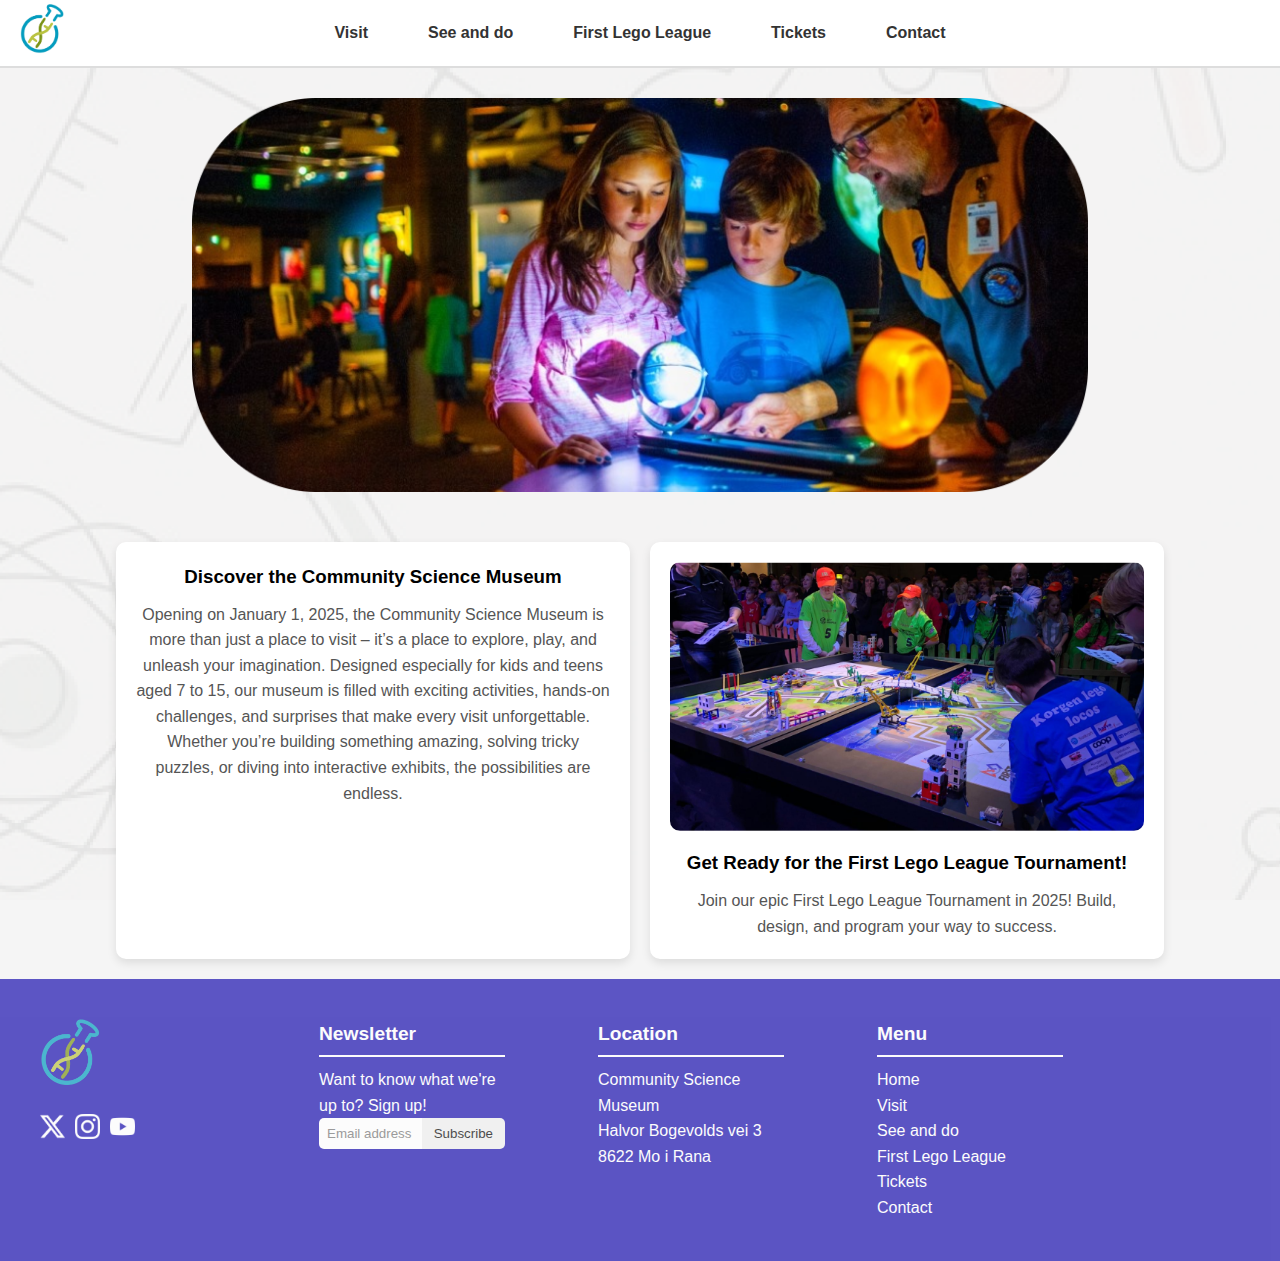
<file: index.html>
<!DOCTYPE html>
<html lang="en">

<head>
    <meta charset="UTF-8">
    <meta name="viewport" content="width=device-width, initial-scale=1.0">
    <meta name="description"
        content="Discover the Community Science Museum – a fun, interactive destination for kids and teens.
         Explore hands-on exhibits, exciting challenges, and special events like the First Lego League. Opening January 1, 2025!">
    <title>Community Science Museum - Home</title>
    <link rel="stylesheet" href="/css/static/reset.css">
    <link rel="stylesheet" href="/css/static/global.css">
    <link rel="stylesheet" href="/css/index.css">
    <link rel="stylesheet" href="/css/static/header.css">
    <link rel="stylesheet" href="/css/static/footer.css">
    <link rel="shortcut icon" href="/assets/images/favicon.png" type="image/x-icon">
</head>

<body>
    <header>
        <div class="logo">
            <a href="index.html"><img src="/assets/images/logo.png" alt="Logo" style="height: 50px;"></a>
        </div>
        <nav>
            <ul>
                <li><a href="/html/visit.html">Visit</a></li>
                <li><a href="/html/see-and-do.html">See and do</a></li>
                <li><a href="/html/first-lego-league.html">First Lego League</a></li>
                <li><a href="/html/tickets.html">Tickets</a></li>
                <li><a href="/html/contact.html">Contact</a></li>
            </ul>
        </nav>
    </header>

    <main class="main-background">
        <div class="family-image">
            <img src="/assets/images/kidsmuseum.png" alt="Museum Family Image">
        </div>

        <div class="content-wrapper">
            <div class="content-box">
                <h3>Discover the Community Science Museum</h3>
                <p>Opening on January 1, 2025, the Community Science Museum is more than just a place to visit – it’s a place to explore, play, and unleash your imagination. 
                    Designed especially for kids and teens aged 7 to 15, our museum is filled with exciting activities, hands-on challenges, and surprises that make every visit unforgettable. 
                    Whether you’re building something amazing, solving tricky puzzles, or diving into interactive exhibits, the possibilities are endless.</p>
            </div>
            <a href="/html/first-lego-league.html" class="content-box activity-link">
                <img src="/assets/images/legoleague.png" alt="First Lego League">
                <h3>Get Ready for the First Lego League Tournament!</h3>
                <p>Join our epic First Lego League Tournament in 2025! Build, design, and program your way to success.</p>
            </a>
        </div>

    </main>
    <footer>
        <div class="socials">
            <a href="index.html">
                <img src="/assets/images/logo.png" alt="Community Science Museum Logo" class="footer-logo-img">
            </a>
            <div class="footer-socials">
                <a href="https://x.com" target="_blank" aria-label="X (Twitter)">
                    <img src="/assets/images/x.png" alt="X">
                </a>
                <a href="https://instagram.com" target="_blank" aria-label="Instagram">
                    <img src="/assets/images/instagram.png" alt="Instagram">
                </a>
                <a href="https://youtube.com" target="_blank" aria-label="YouTube">
                    <img src="/assets/images/youtube.png" alt="YouTube">
                </a>
            </div>
        </div>        
        <div class="newsletter">
            <h4>Newsletter</h4>
            <p>Want to know what we're up to? Sign up!</p>
            <form class="footer-newsletter">
                <input type="email" placeholder="Email address">
                <button type="submit">Subscribe</button>
            </form>
        </div>
        <div>
            <h4>Location</h4>
            <p>Community Science Museum<br>Halvor Bogevolds vei 3<br>8622 Mo i Rana</p>
        </div>
        <div class="footer-list">
            <h4>Menu</h4>
            <ul>
                <li><a href="index.html">Home</a></li>
                <li><a href="/html/visit.html">Visit</a></li>
                <li><a href="/html/see-and-do.html">See and do</a></li>
                <li><a href="/html/first-lego-league.html">First Lego League</a></li>
                <li><a href="/html/tickets.html">Tickets</a></li>
                <li><a href="/html/contact.html">Contact</a></li>
            </ul>
        </div>
    </footer>
</body>

</html>
</file>
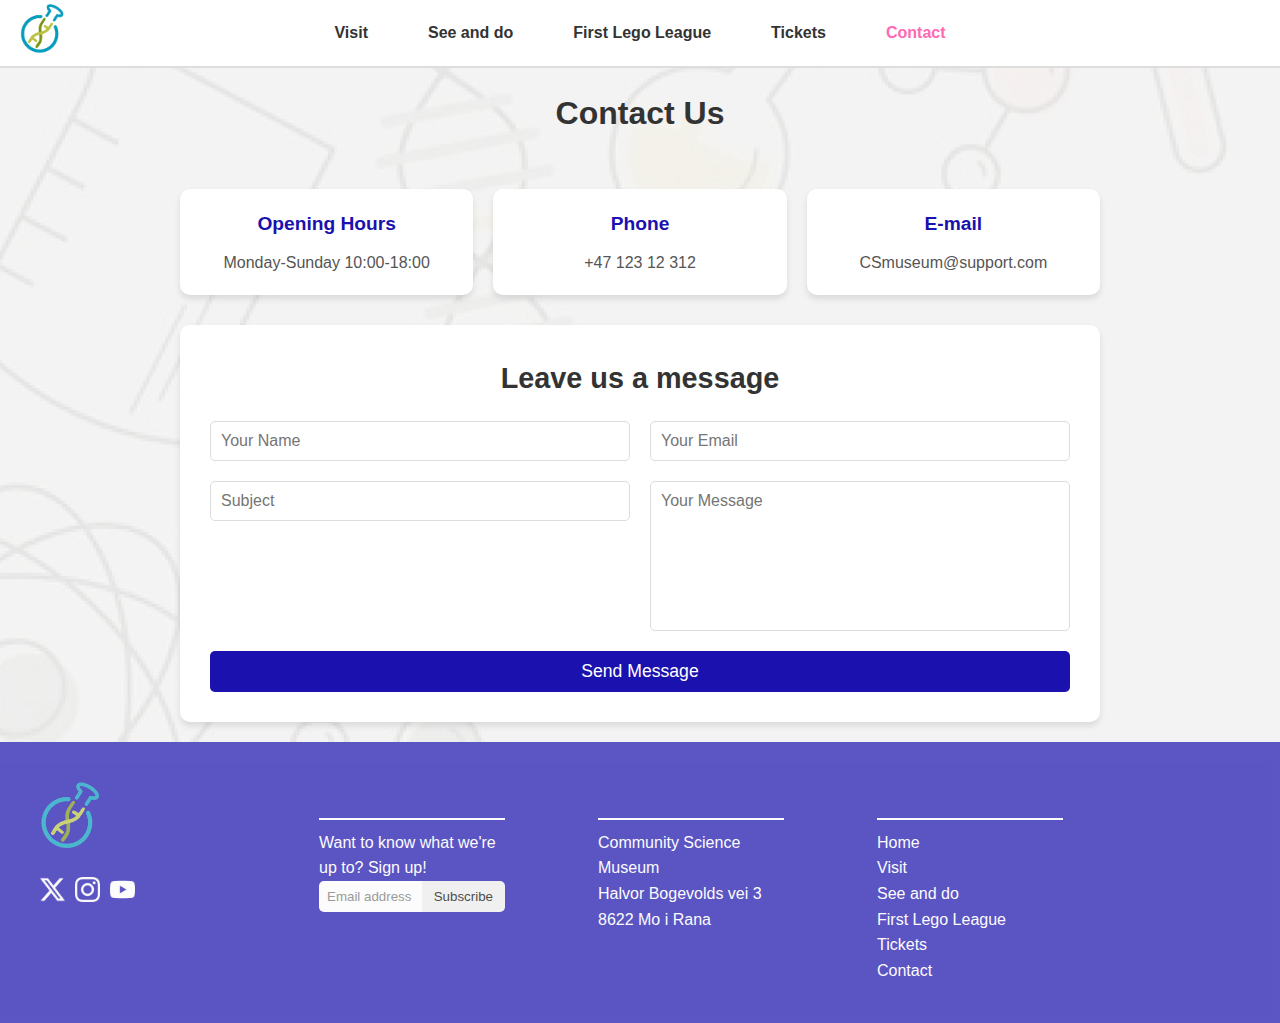
<file: html/contact.html>
<!DOCTYPE html>
<html lang="en">

<head>
    <meta charset="UTF-8">
    <meta name="viewport" content="width=device-width, initial-scale=1.0">
    <meta name="description"
        content="Have questions? Get in touch with the Community Science Museum! Find our contact information, location details, and how to reach us. We’re here to help!">
    <title>Community Science Museum - Contact</title>
    <link rel="stylesheet" href="/css/static/reset.css">
    <link rel="stylesheet" href="/css/static/global.css">
    <link rel="stylesheet" href="/css/static/header.css">
    <link rel="stylesheet" href="/css/static/footer.css">
    <link rel="stylesheet" href="/css/contact.css">
    <link rel="shortcut icon" href="../assets/images/favicon.png" type="image/x-icon">
</head>

<body>
    <header>
        <div class="logo">
            <a href="../index.html"><img src="/assets/images/logo.png" alt="Logo" style="height: 50px;"></a>
        </div>
        <nav>
            <ul>
                <li><a href="/html/visit.html">Visit</a></li>
                <li><a href="/html/see-and-do.html">See and do</a></li>
                <li><a href="/html/first-lego-league.html">First Lego League</a></li>
                <li><a href="/html/tickets.html">Tickets</a></li>
                <li><a href="/html/contact.html" class="current-page">Contact</a></li>
            </ul>
        </nav>
    </header>

    <main class="main-background">
        <div class="container">
            <h2>Contact Us</h2>

            <section class="info">
                <div class="opening-hours">
                    <h4>Opening Hours</h4>
                    <p>Monday-Sunday 10:00-18:00</p>
                </div>
                <div class="phone">
                    <h4>Phone</h4>
                    <p><a href="tel:+4712312312">+47 123 12 312</a></p>
                </div>
                <div class="e-mail">
                    <h4>E-mail</h4>
                    <p><a href="mailto:CSmuseum@support.com">CSmuseum@support.com</a></p>
                </div>
            </section>

            <section class="form">
                <h3>Leave us a message</h3>
                <form class="two-column-form">
                    <div class="form-group">
                        <input type="text" id="name" placeholder="Your Name" required>
                    </div>
                    <div class="form-group">
                        <input type="email" id="email" placeholder="Your Email" required>
                    </div>
                    <div class="form-group">
                        <input type="text" id="subject" placeholder="Subject" required>
                    </div>
                    <div class="form-group">
                        <textarea id="message" placeholder="Your Message" required></textarea>
                    </div>
                    <button type="submit" class="submit-button">Send Message</button>
                </form>
            </section>
        </div>
    </main>

    <footer>
        <div class="socials">
            <a href="../index.html">
                <img src="/assets/images/logo.png" alt="Community Science Museum Logo" class="footer-logo-img">
            </a>
            <div class="footer-socials">
                <a href="https://x.com" target="_blank" aria-label="X (Twitter)">
                    <img src="/assets/images/x.png" alt="X">
                </a>
                <a href="https://instagram.com" target="_blank" aria-label="Instagram">
                    <img src="/assets/images/instagram.png" alt="Instagram">
                </a>
                <a href="https://youtube.com" target="_blank" aria-label="YouTube">
                    <img src="/assets/images/youtube.png" alt="YouTube">
                </a>
            </div>
        </div>        
        <div class="newsletter">
            <h4>Newsletter</h4>
            <p>Want to know what we're up to? Sign up!</p>
            <form class="footer-newsletter">
                <input type="email" placeholder="Email address">
                <button type="submit">Subscribe</button>
            </form>
        </div>
        <div>
            <h4>Location</h4>
            <p>Community Science Museum<br>Halvor Bogevolds vei 3<br>8622 Mo i Rana</p>
        </div>
        <div class="footer-list">
            <h4>Menu</h4>
            <ul>
                <li><a href="../index.html">Home</a></li>
                <li><a href="/html/visit.html">Visit</a></li>
                <li><a href="/html/see-and-do.html">See and do</a></li>
                <li><a href="/html/first-lego-league.html">First Lego League</a></li>
                <li><a href="/html/tickets.html">Tickets</a></li>
                <li><a href="/html/contact.html">Contact</a></li>
            </ul>
        </div>
    </footer>
</body>

</html>
</file>
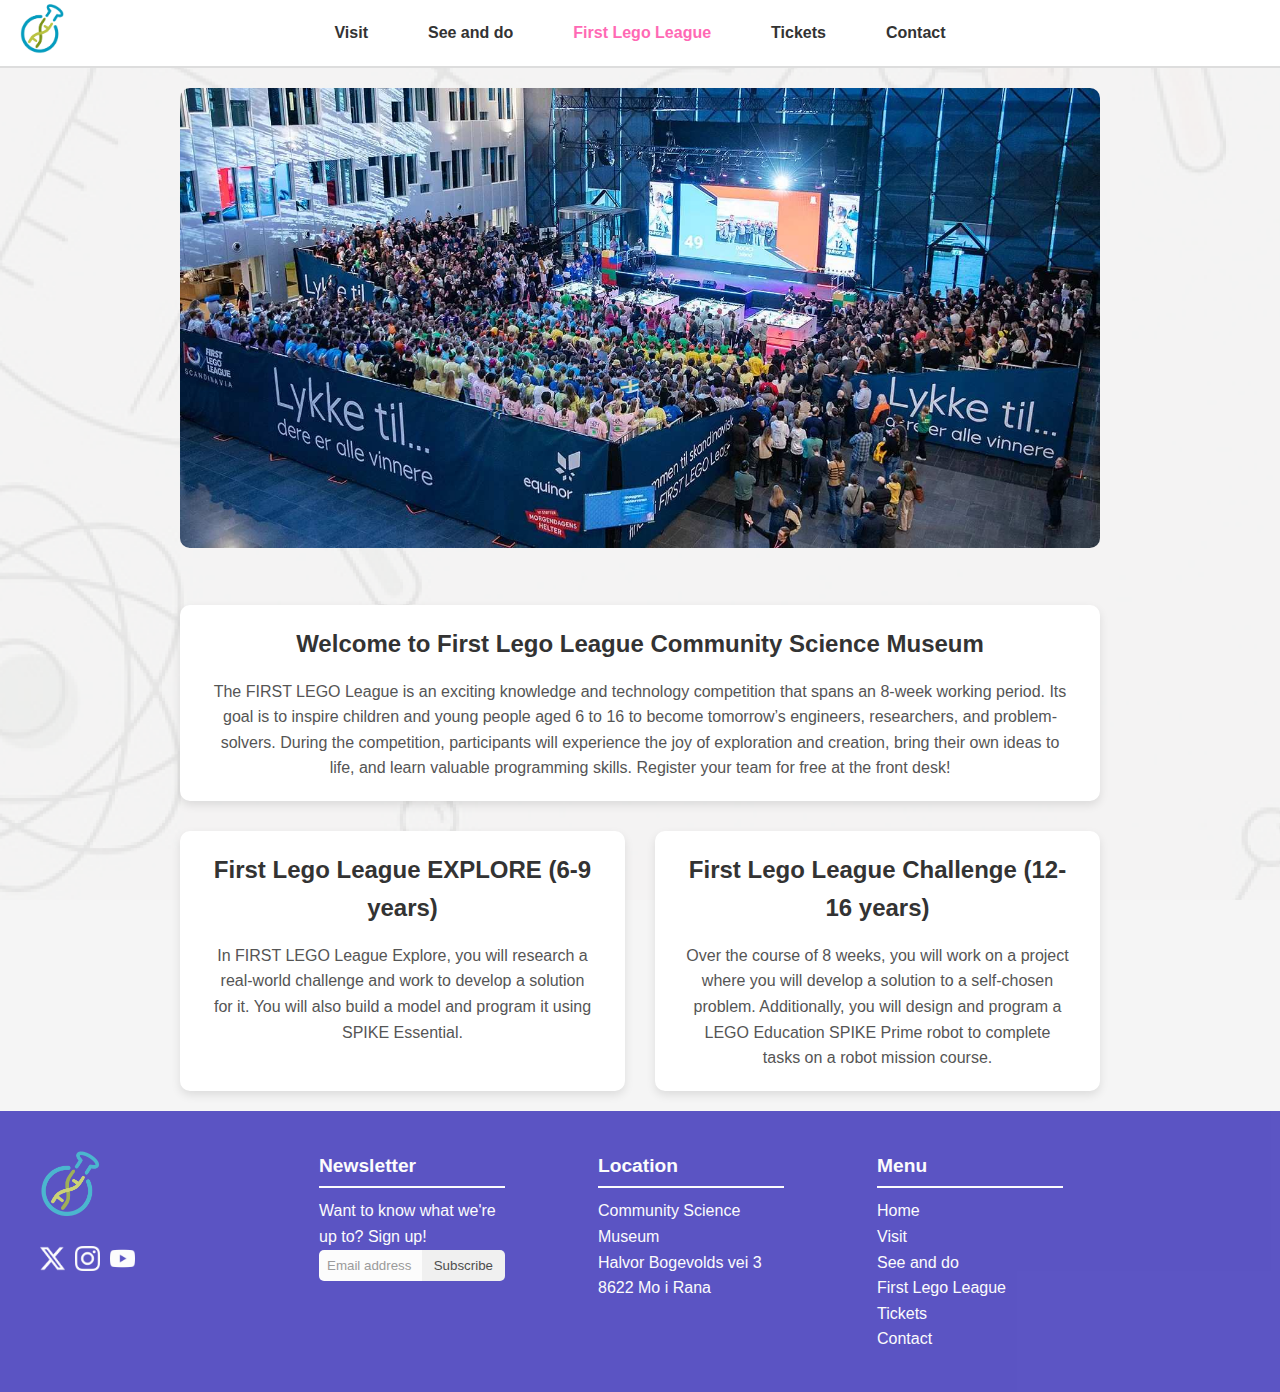
<file: html/first-lego-league.html>
<!DOCTYPE html>
<html lang="en">

<head>
    <meta charset="UTF-8">
    <meta name="viewport" content="width=device-width, initial-scale=1.0">
    <meta name="description"
        content="Join the excitement of First Lego League at the Community Science Museum! For ages 6-16, explore robotics, innovation, and teamwork with challenges that inspire creativity and problem-solving. Sign up today!">
    <title>Community Science Museum - First Lego League</title>
    <link rel="stylesheet" href="/css/static/reset.css">
    <link rel="stylesheet" href="/css/static/global.css">
    <link rel="stylesheet" href="/css/static/header.css">
    <link rel="stylesheet" href="/css/static/footer.css">
    <link rel="stylesheet" href="/css/first-lego-league.css">
    <link rel="shortcut icon" href="../assets/images/favicon.png" type="image/x-icon">
</head>

<body>
    <header>
        <div class="logo">
            <a href="../index.html"><img src="/assets/images/logo.png" alt="Logo" style="height: 50px;"></a>
        </div>
        <nav>
            <ul>
                <li><a href="/html/visit.html">Visit</a></li>
                <li><a href="/html/see-and-do.html">See and do</a></li>
                <li><a href="/html/first-lego-league.html" class="current-page">First Lego League</a></li>
                <li><a href="/html/tickets.html">Tickets</a></li>
                <li><a href="/html/contact.html">Contact</a></li>
            </ul>
        </nav>
    </header>

    <main class="main-background">
        <div class="container">
            <div class="main-image">
                <img src="/assets/images/firstlegoleague.jpeg" alt="First Lego League Photo">
            </div>
    
            <div class="content-box">
                <h3>Welcome to First Lego League Community Science Museum</h3>
                <p>The FIRST LEGO League is an exciting knowledge and technology competition that spans an 8-week working period.
                    Its goal is to inspire children and young people aged 6 to 16 to become tomorrow’s engineers, researchers, and problem-solvers.
                    During the competition, participants will experience the joy of exploration and creation, bring their own ideas to life, and learn valuable programming skills.
                    Register your team for free at the front desk!</p>
            </div>
    
            <div class="grid-layout">
                <div class="content-box">
                    <h3>First Lego League EXPLORE (6-9 years)</h3>
                    <p>In FIRST LEGO League Explore, you will research a real-world challenge and work to develop a solution for it.
                        You will also build a model and program it using SPIKE Essential.</p>
                </div>
                <div class="content-box">
                    <h3>First Lego League Challenge (12-16 years)</h3>
                    <p>Over the course of 8 weeks, you will work on a project where you will develop a solution to a self-chosen problem.
                        Additionally, you will design and program a LEGO Education SPIKE Prime robot to complete tasks on a robot mission course.</p>
                </div>
            </div>
        </div>
    </main>

    <footer>
        <div class="socials">
            <a href="../index.html">
                <img src="/assets/images/logo.png" alt="Community Science Museum Logo" class="footer-logo-img">
            </a>
            <div class="footer-socials">
                <a href="https://x.com" target="_blank" aria-label="X (Twitter)">
                    <img src="/assets/images/x.png" alt="X">
                </a>
                <a href="https://instagram.com" target="_blank" aria-label="Instagram">
                    <img src="/assets/images/instagram.png" alt="Instagram">
                </a>
                <a href="https://youtube.com" target="_blank" aria-label="YouTube">
                    <img src="/assets/images/youtube.png" alt="YouTube">
                </a>
            </div>
        </div>        
        <div class="newsletter">
            <h4>Newsletter</h4>
            <p>Want to know what we're up to? Sign up!</p>
            <form class="footer-newsletter">
                <input type="email" placeholder="Email address">
                <button type="submit">Subscribe</button>
            </form>
        </div>
        <div>
            <h4>Location</h4>
            <p>Community Science Museum<br>Halvor Bogevolds vei 3<br>8622 Mo i Rana</p>
        </div>
        <div class="footer-list">
            <h4>Menu</h4>
            <ul>
                <li><a href="../index.html">Home</a></li>
                <li><a href="/html/visit.html">Visit</a></li>
                <li><a href="/html/see-and-do.html">See and do</a></li>
                <li><a href="/html/first-lego-league.html">First Lego League</a></li>
                <li><a href="/html/tickets.html">Tickets</a></li>
                <li><a href="/html/contact.html">Contact</a></li>
            </ul>
        </div>
    </footer>
</body>

</html>
</file>
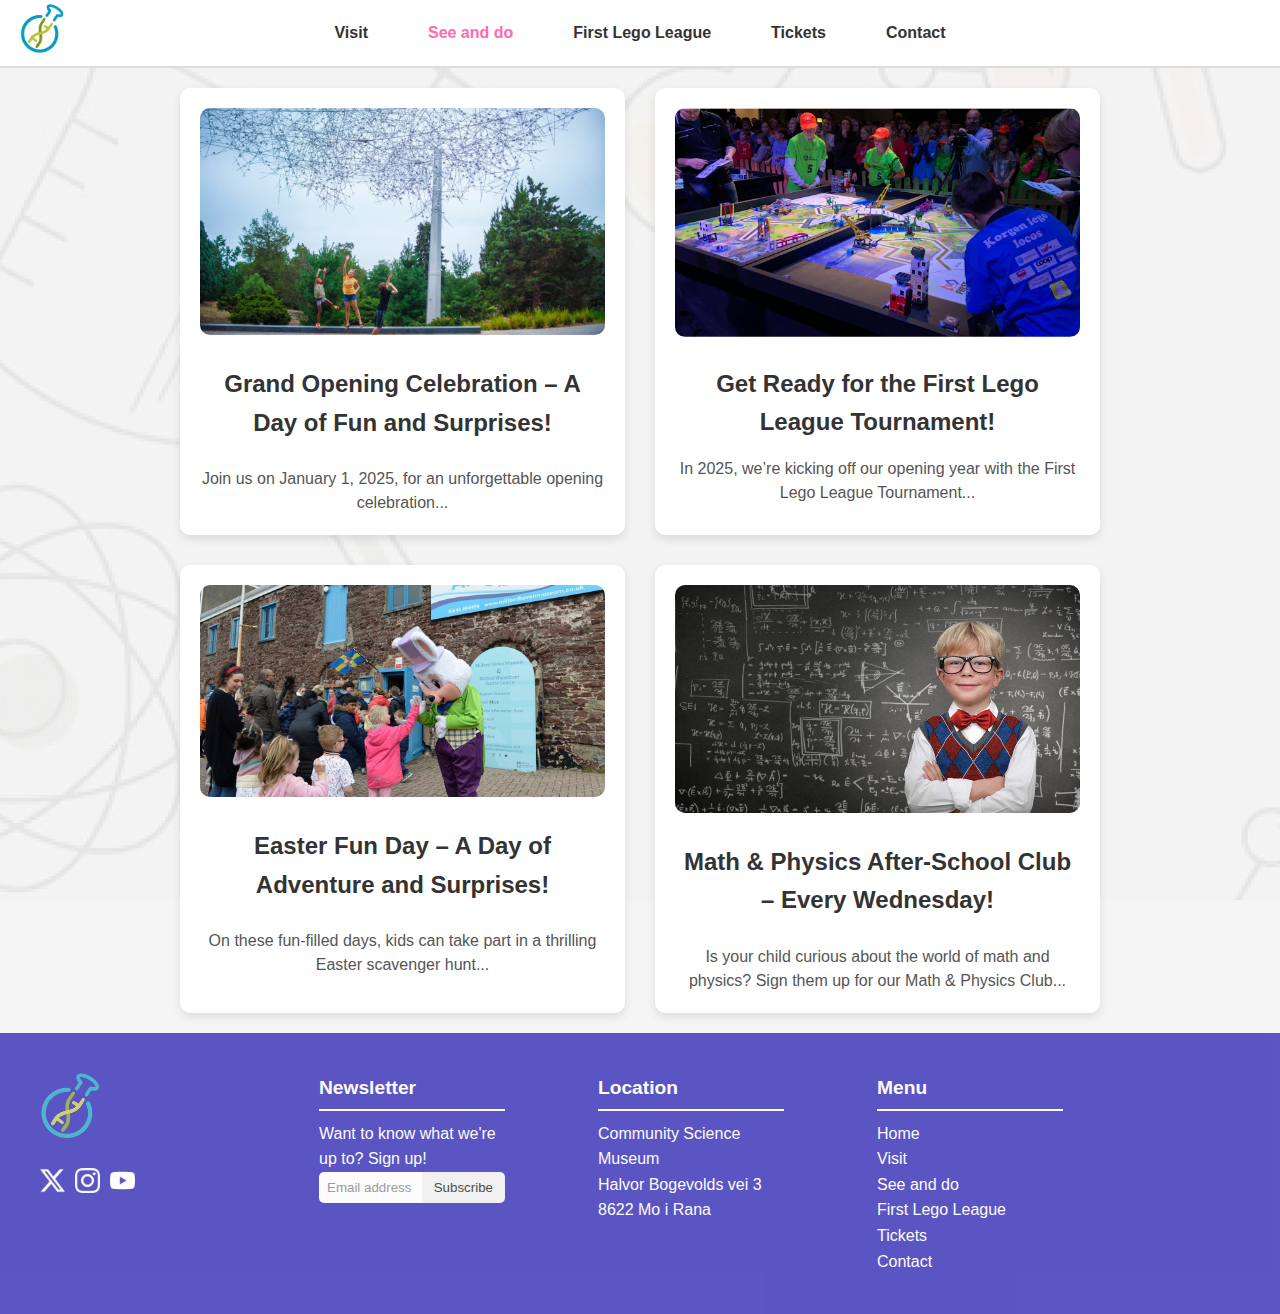
<file: html/see-and-do.html>
<!DOCTYPE html>
<html lang="en">

<head>
    <meta charset="UTF-8">
    <meta name="viewport" content="width=device-width, initial-scale=1.0">
    <meta name="description"
        content="Explore the exciting activities at the Community Science Museum! From hands-on exhibits to interactive experiments and special events, there’s something for everyone.
         Discover, create, and have fun!">
    <title>Community Science Museum - See and do</title>
    <link rel="stylesheet" href="/css/static/reset.css">
    <link rel="stylesheet" href="/css/static/global.css">
    <link rel="stylesheet" href="/css/static/header.css">
    <link rel="stylesheet" href="/css/static/footer.css">
    <link rel="stylesheet" href="/css/see-and-do.css">
    <link rel="shortcut icon" href="../assets/images/favicon.png" type="image/x-icon">
</head>

<body>
    <header>
        <div class="logo">
            <a href="../index.html"><img src="/assets/images/logo.png" alt="Logo" style="height: 50px;"></a>
        </div>
        <nav>
            <ul>
                <li><a href="/html/visit.html">Visit</a></li>
                <li><a href="/html/see-and-do.html" class="current-page">See and do</a></li>
                <li><a href="/html/first-lego-league.html">First Lego League</a></li>
                <li><a href="/html/tickets.html">Tickets</a></li>
                <li><a href="/html/contact.html">Contact</a></li>
            </ul>
        </nav>
    </header>

    <main class="main-background">
        <div class="container">
            <div class="grand-opening-box">
                <img src="../assets/images/grandopening.png" alt="Grand Opening Celebration">
                <h3>Grand Opening Celebration – A Day of Fun and Surprises!</h3>
                <p>Join us on January 1, 2025, for an unforgettable opening celebration...</p>
            </div>
    
            <div class="legoleague">
                <a href="first-lego-league.html" class="activity-link">
                    <img src="../assets/images/legoleague.png" alt="First Lego League">
                    <h3>Get Ready for the First Lego League Tournament!</h3>
                    <p>In 2025, we’re kicking off our opening year with the First Lego League Tournament...</p>
                </a>
            </div>
    
            <div class="easter-opening">
                <img src="../assets/images/easter.jpeg" alt="Easter Fun Day">
                <h3>Easter Fun Day – A Day of Adventure and Surprises!</h3>
                <p>On these fun-filled days, kids can take part in a thrilling Easter scavenger hunt...</p>
            </div>
    
            <div class="school">
                <img src="../assets/images/schoolkid.jpeg" alt="Math & Physics After-School Club">
                <h3>Math & Physics After-School Club – Every Wednesday!</h3>
                <p>Is your child curious about the world of math and physics? Sign them up for our Math & Physics Club...</p>
            </div>
        </div>
    </main>
    

    <footer>
        <div class="socials">
            <a href="../index.html">
                <img src="/assets/images/logo.png" alt="Community Science Museum Logo" class="footer-logo-img">
            </a>
            <div class="footer-socials">
                <a href="https://x.com" target="_blank" aria-label="X (Twitter)">
                    <img src="/assets/images/x.png" alt="X">
                </a>
                <a href="https://instagram.com" target="_blank" aria-label="Instagram">
                    <img src="/assets/images/instagram.png" alt="Instagram">
                </a>
                <a href="https://youtube.com" target="_blank" aria-label="YouTube">
                    <img src="/assets/images/youtube.png" alt="YouTube">
                </a>
            </div>
        </div>        
        <div class="newsletter">
            <h4>Newsletter</h4>
            <p>Want to know what we're up to? Sign up!</p>
            <form class="footer-newsletter">
                <input type="email" placeholder="Email address">
                <button type="submit">Subscribe</button>
            </form>
        </div>
        <div>
            <h4>Location</h4>
            <p>Community Science Museum<br>Halvor Bogevolds vei 3<br>8622 Mo i Rana</p>
        </div>
        <div class="footer-list">
            <h4>Menu</h4>
            <ul>
                <li><a href="../index.html">Home</a></li>
                <li><a href="/html/visit.html">Visit</a></li>
                <li><a href="/html/see-and-do.html">See and do</a></li>
                <li><a href="/html/first-lego-league.html">First Lego League</a></li>
                <li><a href="/html/tickets.html">Tickets</a></li>
                <li><a href="/html/contact.html">Contact</a></li>
            </ul>
        </div>
    </footer>
</body>

</html>
</file>
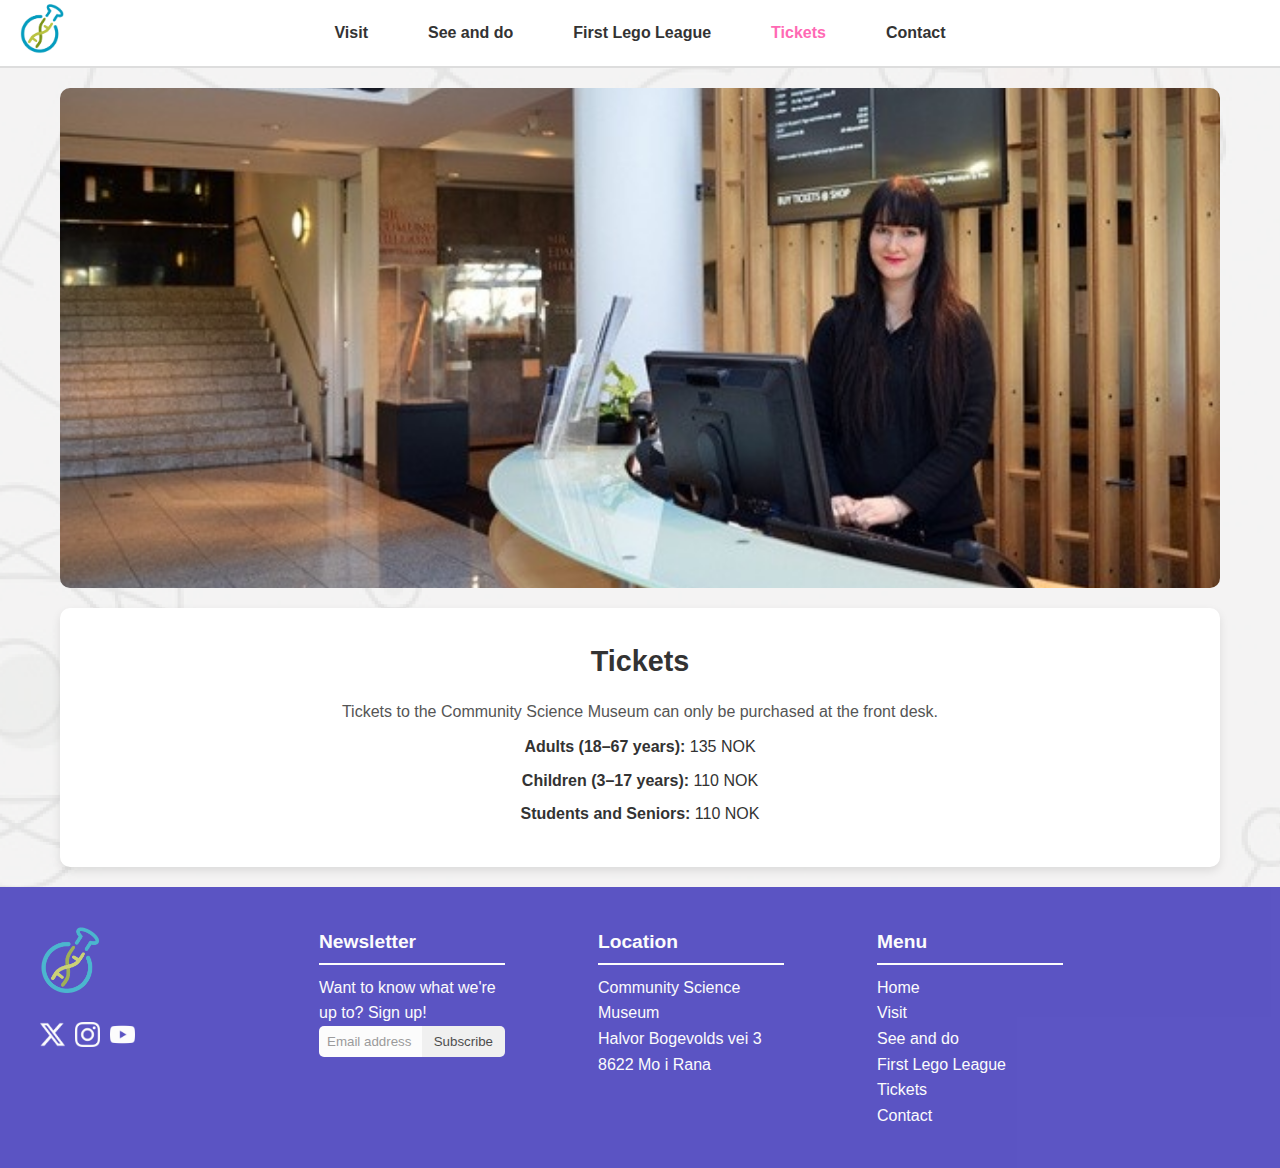
<file: html/tickets.html>
<!DOCTYPE html>
<html lang="en">

<head>
    <meta charset="UTF-8">
    <meta name="viewport" content="width=device-width, initial-scale=1.0">
    <meta name="description"
        content="Get all the details about tickets for the Community Science Museum. Check prices for adults, children, students, and seniors.
         Tickets are available for purchase at the front desk.">
    <title>Community Science Museum - Tickets</title>
    <link rel="stylesheet" href="/css/static/reset.css">
    <link rel="stylesheet" href="/css/static/global.css">
    <link rel="stylesheet" href="/css/static/header.css">
    <link rel="stylesheet" href="/css/static/footer.css">
    <link rel="stylesheet" href="/css/tickets.css">
    <link rel="shortcut icon" href="../assets/images/favicon.png" type="image/x-icon">
</head>

<body>
    <header>
        <div class="logo">
            <a href="../index.html"><img src="/assets/images/logo.png" alt="Logo" style="height: 50px;"></a>
        </div>
        <nav>
            <ul>
                <li><a href="/html/visit.html">Visit</a></li>
                <li><a href="/html/see-and-do.html">See and do</a></li>
                <li><a href="/html/first-lego-league.html">First Lego League</a></li>
                <li><a href="/html/tickets.html" class="current-page">Tickets</a></li>
                <li><a href="/html/contact.html">Contact</a></li>
            </ul>
        </nav>
    </header>

    <main class="main-background">
        <div class="container">
            <img src="../assets/images/frontdesk.jpeg" alt="Museum Front Desk" class="tickets-img">

            <div class="tickets">
                <h3>Tickets</h3>
                <p>Tickets to the Community Science Museum can only be purchased at the front desk.</p>
                <ul>
                    <li><strong>Adults (18–67 years):</strong> 135 NOK</li>
                    <li><strong>Children (3–17 years):</strong> 110 NOK</li>
                    <li><strong>Students and Seniors:</strong> 110 NOK</li>
                </ul>
            </div>
        </div>
    </main>

    <footer>
        <div class="socials">
            <a href="../index.html">
                <img src="/assets/images/logo.png" alt="Community Science Museum Logo" class="footer-logo-img">
            </a>
            <div class="footer-socials">
                <a href="https://x.com" target="_blank" aria-label="X (Twitter)">
                    <img src="/assets/images/x.png" alt="X">
                </a>
                <a href="https://instagram.com" target="_blank" aria-label="Instagram">
                    <img src="/assets/images/instagram.png" alt="Instagram">
                </a>
                <a href="https://youtube.com" target="_blank" aria-label="YouTube">
                    <img src="/assets/images/youtube.png" alt="YouTube">
                </a>
            </div>
        </div>        
        <div class="newsletter">
            <h4>Newsletter</h4>
            <p>Want to know what we're up to? Sign up!</p>
            <form class="footer-newsletter">
                <input type="email" placeholder="Email address">
                <button type="submit">Subscribe</button>
            </form>
        </div>
        <div>
            <h4>Location</h4>
            <p>Community Science Museum<br>Halvor Bogevolds vei 3<br>8622 Mo i Rana</p>
        </div>
        <div class="footer-list">
            <h4>Menu</h4>
            <ul>
                <li><a href="../index.html">Home</a></li>
                <li><a href="/html/visit.html">Visit</a></li>
                <li><a href="/html/see-and-do.html">See and do</a></li>
                <li><a href="/html/first-lego-league.html">First Lego League</a></li>
                <li><a href="/html/tickets.html">Tickets</a></li>
                <li><a href="/html/contact.html">Contact</a></li>
            </ul>
        </div>
    </footer>
</body>

</html>
</file>
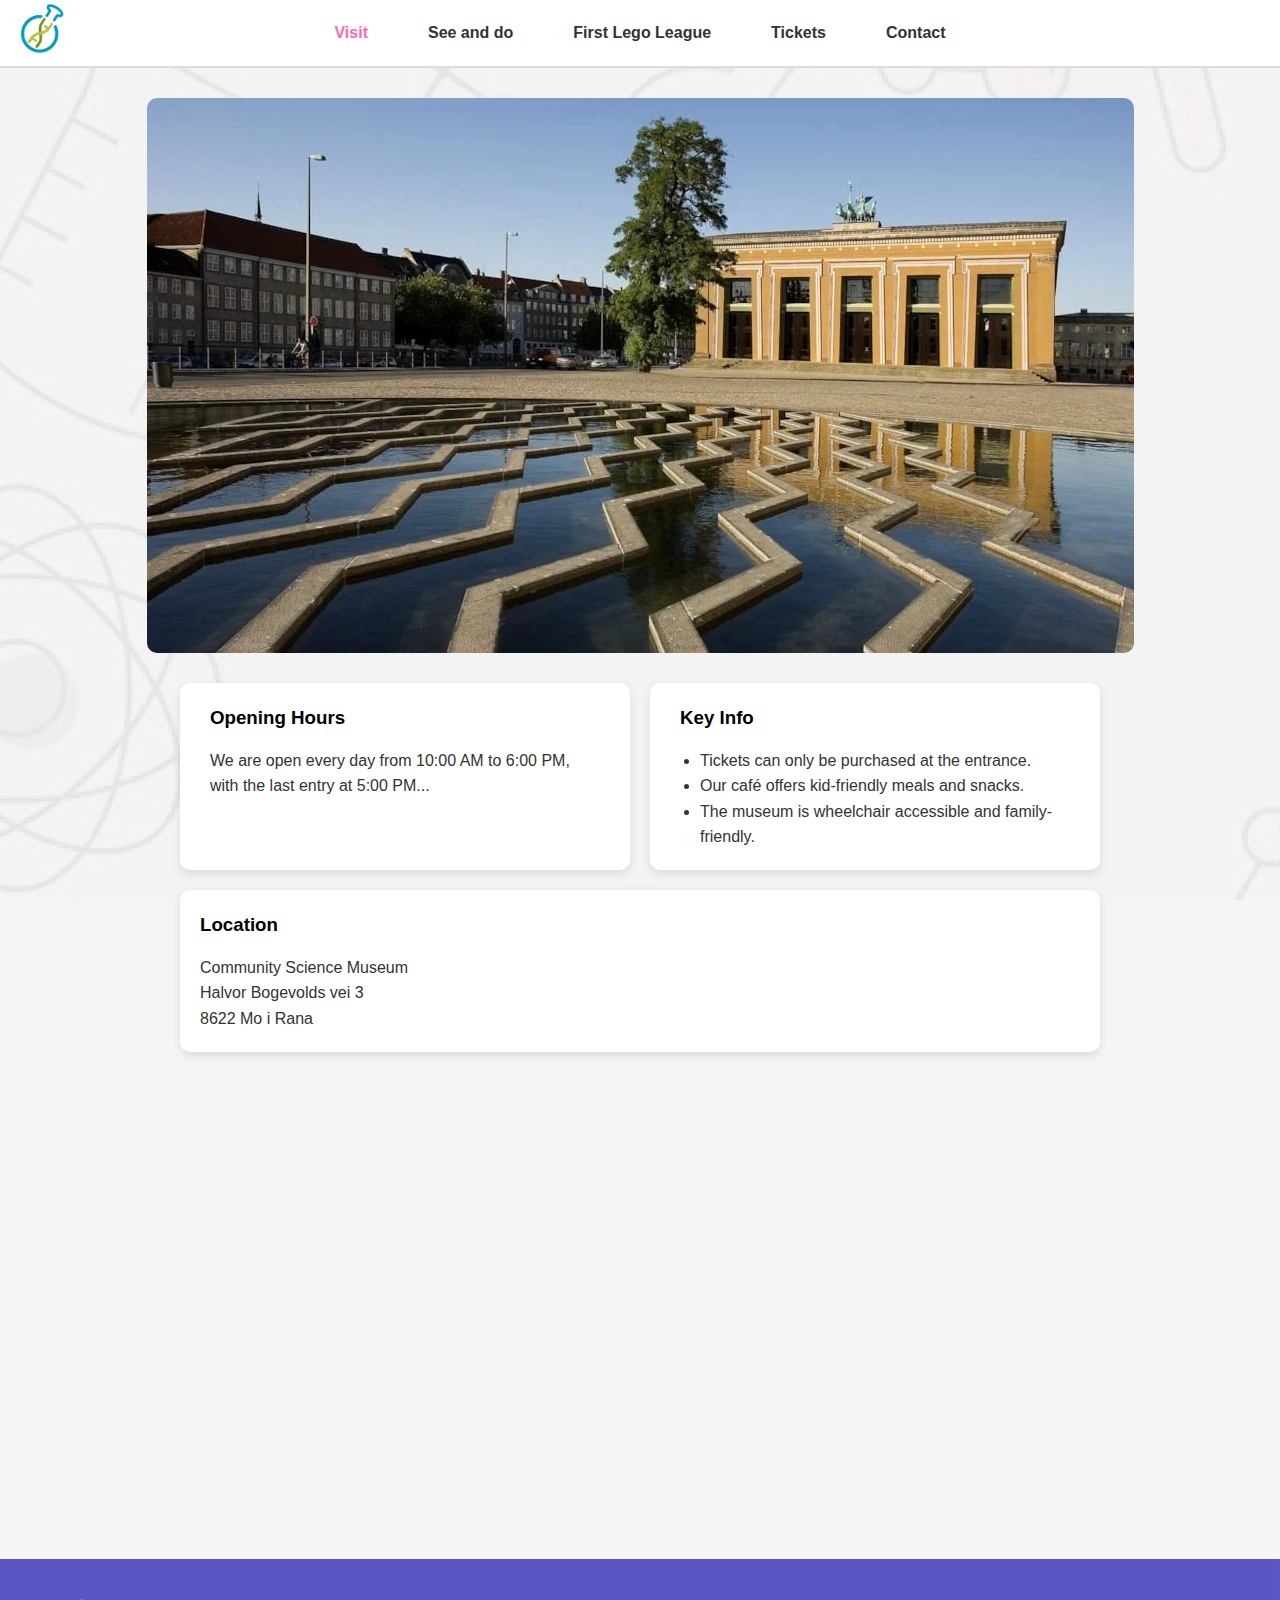
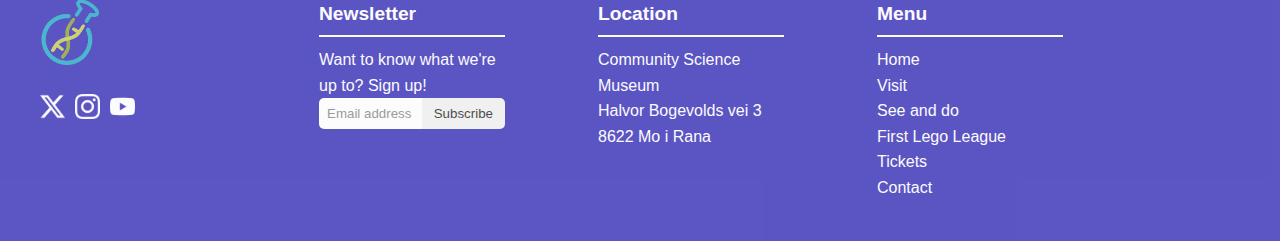
<file: html/visit.html>
<!DOCTYPE html>
<html lang="en">

<head>
    <meta charset="UTF-8">
    <meta name="viewport" content="width=device-width, initial-scale=1.0">
    <meta name="description"
        content="Plan your visit to the Community Science Museum!
         Find practical information about tickets, opening hours, and exciting activities. Perfect for families and kids aged 7-15. Unleash your curiosity with us!">
    <title>Community Science Museum - Visit</title>
    <link rel="stylesheet" href="/css/static/reset.css">
    <link rel="stylesheet" href="/css/static/global.css">
    <link rel="stylesheet" href="/css/static/header.css">
    <link rel="stylesheet" href="/css/static/footer.css">
    <link rel="stylesheet" href="/css/visit.css">
    <link rel="shortcut icon" href="../assets/images/favicon.png" type="image/x-icon">
</head>

<body>
    <header>
        <div class="logo">
            <a href="../index.html"><img src="/assets/images/logo.png" alt="Logo" style="height: 50px;"></a>
        </div>
        <nav>
            <ul>
                <li><a href="/html/visit.html" class="current-page">Visit</a></li>
                <li><a href="/html/see-and-do.html">See and do</a></li>
                <li><a href="/html/first-lego-league.html">First Lego League</a></li>
                <li><a href="/html/tickets.html">Tickets</a></li>
                <li><a href="/html/contact.html">Contact</a></li>
            </ul>
        </nav>
    </header>

    <main class="main-background">
        <div class="visit-image">
            <img src="/assets/images/visit.webp" alt="Visit Picture">
        </div>
        <div class="container">
            <div class="info-wrapper">
                <div class="opening-hours">
                    <h3>Opening Hours</h3>
                    <p>We are open every day from 10:00 AM to 6:00 PM, with the last entry at 5:00 PM...</p>
                </div>
                <div class="key-info">
                    <h3>Key Info</h3>
                    <ul>
                        <li>Tickets can only be purchased at the entrance.</li>
                        <li>Our café offers kid-friendly meals and snacks.</li>
                        <li>The museum is wheelchair accessible and family-friendly.</li>
                    </ul>
                </div>
            </div>
            <section class="location-footer">
                <div class="location">
                    <h3>Location</h3>
                    <p>Community Science Museum</p>
                    <p>Halvor Bogevolds vei 3</p>
                    <p>8622 Mo i Rana</p>
                </div>
                <div>
                    <iframe src="https://maps.google.com/maps?width=720&amp;height=600&amp;hl=en&amp;q=66.3153256,%2014.1348224+(Community%20Science%20Museum)&amp;t=&amp;z=14&amp;ie=UTF8&amp;iwloc=B&amp;output=embed"></iframe>
                </div>
            </section>            
        </div>
    </main>
    

    <footer>
        <div class="socials">
            <a href="../index.html">
                <img src="/assets/images/logo.png" alt="Community Science Museum Logo" class="footer-logo-img">
            </a>
            <div class="footer-socials">
                <a href="https://x.com" target="_blank" aria-label="X (Twitter)">
                    <img src="/assets/images/x.png" alt="X">
                </a>
                <a href="https://instagram.com" target="_blank" aria-label="Instagram">
                    <img src="/assets/images/instagram.png" alt="Instagram">
                </a>
                <a href="https://youtube.com" target="_blank" aria-label="YouTube">
                    <img src="/assets/images/youtube.png" alt="YouTube">
                </a>
            </div>
        </div>        
        <div class="newsletter">
            <h4>Newsletter</h4>
            <p>Want to know what we're up to? Sign up!</p>
            <form class="footer-newsletter">
                <input type="email" placeholder="Email address">
                <button type="submit">Subscribe</button>
            </form>
        </div>
        <div>
            <h4>Location</h4>
            <p>Community Science Museum<br>Halvor Bogevolds vei 3<br>8622 Mo i Rana</p>
        </div>
        <div class="footer-list">
            <h4>Menu</h4>
            <ul>
                <li><a href="../index.html">Home</a></li>
                <li><a href="/html/visit.html">Visit</a></li>
                <li><a href="/html/see-and-do.html">See and do</a></li>
                <li><a href="/html/first-lego-league.html">First Lego League</a></li>
                <li><a href="/html/tickets.html">Tickets</a></li>
                <li><a href="/html/contact.html">Contact</a></li>
            </ul>
        </div>
    </footer>
</body>

</html>
</file>
<file: css/static/global.css>
.main-background {
    background-image: url(/assets/images/background.png);
    background-position: relative;
    background-attachment: fixed;
    width: 100%;
}

body {
    font-family: Arial, sans-serif;
    line-height: 1.6;
    color: #333;
    background-color: #f5f5f5;
}

h1, h2, h3 {
    color: #000000;
    margin-bottom: 15px;
}
</file>
<file: css/index.css>
.family-image {
    display: flex;
    justify-content: center;
    align-items: center;
    margin: 30px auto;
    overflow: hidden;
}

.family-image img {
    max-width: 70%;
}

.content-wrapper {
    display: flex;
    justify-content: center;
    gap: 20px;
    padding: 20px;
    margin: 0 auto;
    max-width: 85%;
}

.content-box {
    background: white;
    flex: 1;
    padding: 20px;
    border-radius: 10px;
    box-shadow: 0 4px 10px rgba(0, 0, 0, 0.1);
    text-align: center;
}

.content-box img {
    width: 100%;
    border-radius: 10px;
    margin-bottom: 10px;
}

.content-box h3 {
    color: #000000;
    margin-bottom: 10px;
}

.content-box p {
    color: #555;
    line-height: 1.6;
}

.content-box-link {
    text-decoration: none;
    color: inherit;
    display: block;
}

@media (max-width: 768px) {
    .content-wrapper {
        flex-direction: column;
        gap: 15px;
    }

    .content-box {
        max-width: 100%;
    }
}
</file>
<file: css/static/header.css>
header {
    display: flex;
    justify-content: center;
    align-items: center;
    background: white;
    padding: 20px 40px;
    border-bottom: 2px solid #ddd;
    position: relative;
}

header .logo {
    position: absolute;
    left: 20px;
}

header nav ul {
    list-style: none;
    display: flex;
    gap: 60px;
}

header nav ul li a {
    text-decoration: none;
    color: #333;
    font-weight: bold;
    transition: color 0.3s ease;
}

header nav ul li a:hover,
header nav ul li a.current-page {
    color: #FF69B4;
}

@media (max-width: 768px) {
    header {
        flex-direction: column;
        align-items: flex-start;
        padding: 10px 20px;
    }

    header .logo {
        position: static;
        margin-bottom: 10px;
    }

    header nav ul {
        flex-direction: column;
        gap: 15px;
    }

    header nav ul li a {
        font-size: 16px;
    }
}

@media (max-width: 480px) {
    header {
        padding: 10px;
    }

    header nav ul li a {
        font-size: 14px;
    }

    header nav ul {
        gap: 10px;
    }
}
</file>
<file: css/static/footer.css>
html, body {
    height: 100%;
    margin: 0;
}

body {
    display: flex;
    flex-direction: column;
}

main {
    flex: 1;
}

footer {
    background: #1B11AF;
    opacity: 0.7;
    color: white;
    padding: 40px 20px;
    display: flex;
    justify-content: flex-start;
    align-items: flex-start;
    gap: 7.5%;
}

footer h4 {
    margin-bottom: 10px;
    font-size: 1.2em;
    border-bottom: 2px solid white;
    padding-bottom: 5px;
}

footer a {
    color: white;
    text-decoration: none;
    transition: color 0.3s ease;
}

footer a:hover {
    color: #FF69B4;
}

footer > div {
    flex: 1;
    max-width: 15%;
}

.footer-newsletter {
    display: flex;
}

.footer-newsletter input {
    width: 70%;
    padding: 8px;
    border: none;
    border-radius: 5px 0 0 5px;
}

.footer-newsletter button {
    padding: 8px 12px;
    background-color: #eeeeee;
    color: rgb(0, 0, 0);
    border: none;
    border-radius: 0 5px 5px 0;
    cursor: pointer;
}

.footer-newsletter button:hover {
    background-color: #c7c7c7;
}

.footer-logo-img {
    width: 60px;
    height: auto;
    margin-bottom: 10px;
}

.socials {
    margin-left: 20px;
}

.footer-socials {
    display: flex;
    gap: 10px;
    margin-top: 10px;
}

.footer-socials img {
    width: 25px;
    height: 25px;
    transition: transform 0.3s ease;
}

.footer-socials img:hover {
    transform: scale(1.1);
}

.footer-list {
    margin-right: 10%;
}

.footer-list ul {
    list-style: none;
}

@media (max-width: 768px) {
    footer {
        flex-direction: column;
        align-items: center;
    }
    
    footer > div {
        max-width: 100%;
        margin-bottom: 20px;
    }

    .socials {
        margin-left: 0;
        text-align: center;
    }

    .footer-newsletter {
        flex-direction: column;
        align-items: center;
    }
    
    .footer-newsletter input,
    .footer-newsletter button {
        width: 100%;
        border-radius: 5px;
    }

    .footer-newsletter input {
        margin-bottom: 10px;
    }

    .footer-list {
        margin-right: 0;
        text-align: center;
    }

    footer h4 {
        text-align: center;
    }
}
</file>
<file: css/contact.css>
.container {
    max-width: 75%;
    margin: 0 auto;
    padding: 20px;
    display: flex;
    flex-direction: column;
    gap: 30px;
}

h2 {
    text-align: center;
    font-size: 2rem;
    color: #333;
    margin-bottom: 20px;
}

h4 {
    font-size: 1.2rem;
    color: #1B11AF;
    margin-bottom: 10px;
}

.info {
    display: flex;
    justify-content: space-between;
    gap: 20px;
    flex-wrap: wrap;
    text-align: center;
}

.info div {
    flex: 1;
    min-width: 200px;
    padding: 20px;
    background: white;
    border-radius: 10px;
    box-shadow: 0 4px 6px rgba(0, 0, 0, 0.1);
}

.info p {
    font-size: 1rem;
    color: #555;
}

.form {
    background: white;
    padding: 30px;
    border-radius: 10px;
    box-shadow: 0 4px 6px rgba(0, 0, 0, 0.1);
    text-align: center;
}

.form h3 {
    font-size: 1.8rem;
    color: #333;
    margin-bottom: 20px;
}

.two-column-form {
    display: grid;
    grid-template-columns: 1fr 1fr;
    gap: 20px;
}

.two-column-form .form-group {
    display: flex;
    flex-direction: column;
    grid-column: span 1;
}

.two-column-form .form-group textarea {
    grid-column: span 2;
    width: 100%;
    height: 150px;
    resize: none;
    padding: 10px;
    border: 1px solid #ddd;
    border-radius: 5px;
    font-size: 1rem;
    font-family: Arial, sans-serif;
    color: #333;
    box-sizing: border-box;
}

.two-column-form input {
    width: 100%;
    padding: 10px;
    border: 1px solid #ddd;
    border-radius: 5px;
    font-size: 1rem;
    color: #333;
}

.submit-button {
    grid-column: span 2;
    padding: 10px 20px;
    background: #1B11AF;
    color: white;
    border: none;
    border-radius: 5px;
    cursor: pointer;
    font-size: 1.1rem;
    transition: background-color 0.3s ease;
}

.submit-button:hover {
    background: #FF69B4;
}

@media (max-width: 768px) {
    .info {
        flex-direction: column;
        gap: 20px;
    }

    .two-column-form {
        grid-template-columns: 1fr;
    }

    .two-column-form .form-group {
        grid-column: span 1;
    }

    .submit-button {
        grid-column: span 1;
    }

    h2 {
        font-size: 1.6rem;
    }

    .form h3 {
        font-size: 1.5rem;
    }
}
</file>
<file: css/first-lego-league.css>
.container {
    max-width: 75%;
    margin: 0 auto;
    padding: 20px;
    display: flex;
    flex-direction: column;
    gap: 30px;
}

.main-image img {
    width: 100%;
    max-height: 500px;
    object-fit: cover;
    border-radius: 10px;
    margin-bottom: 20px;
}

.content-box {
    background: white;
    box-shadow: 0 4px 10px rgba(0, 0, 0, 0.1);
    border-radius: 10px;
    padding: 20px 30px;
    text-align: center;
}

.content-box h3 {
    font-size: 1.5rem;
    margin-bottom: 15px;
    color: #333;
}

.content-box p {
    font-size: 1rem;
    color: #555;
    line-height: 1.6;
}

.grid-layout {
    display: grid;
    grid-template-columns: 1fr 1fr;
    gap: 30px;
}

@media (max-width: 768px) {
    .grid-layout {
        grid-template-columns: 1fr;
    }
    .container {
        padding: 10px;
    }
    .content-box {
        padding: 15px;
    }
}
</file>
<file: css/see-and-do.css>
.container {
    max-width: 75%;
    margin: 0 auto;
    padding: 20px;
    display: grid;
    grid-template-columns: 1fr;
    gap: 30px;
}

@media (min-width: 768px) {
    .container {
        grid-template-columns: 1fr 1fr;
    }
}

.container div {
    background: white;
    box-shadow: 0 4px 10px rgba(0, 0, 0, 0.1);
    border-radius: 10px;
    padding: 20px;
    text-align: center;
    display: flex;
    flex-direction: column;
    align-items: center;
}

.container h3 {
    font-size: 1.5rem;
    margin-bottom: 15px;
    color: #333;
}

.container p {
    font-size: 1rem;
    color: #555;
    line-height: 1.5;
}

.container img {
    width: 100%;
    max-height: 300px;
    object-fit: cover;
    border-radius: 10px;
    margin-bottom: 20px;
}

.grand-opening-box,
.legoleague,
.easter-opening,
.school {
    display: flex;
    flex-direction: column;
    align-items: center;
    gap: 10px;
}

@media (max-width: 768px) {
    .container {
        padding: 10px;
    }

    .container div {
        padding: 15px;
    }

    .container h3 {
        font-size: 1.3rem;
    }

    .container p {
        font-size: 0.9rem;
    }
}
</file>
<file: css/tickets.css>
.container {
    max-width: 1200px;
    margin: 0 auto;
    padding: 20px;
    display: flex;
    flex-direction: column;
    gap: 20px;
}

.tickets {
    background: white;
    box-shadow: 0 4px 10px rgba(0, 0, 0, 0.1);
    border-radius: 10px;
    padding: 30px;
    text-align: center;
}

.tickets h3 {
    font-size: 1.8rem;
    margin-bottom: 15px;
    color: #333;
}

.tickets p {
    font-size: 1rem;
    color: #555;
    margin-bottom: 10px;
}

.tickets ul {
    list-style: none;
    padding: 0;
    margin: 10px 0;
}

.tickets ul li {
    font-size: 1rem;
    color: #333;
    margin-bottom: 8px;
}

.tickets-img {
    width: 100%;
    max-height: 500px;
    object-fit: cover;
    border-radius: 10px;
    border: none;
}

@media (max-width: 768px) {
    .tickets {
        padding: 20px;
    }

    .tickets h3 {
        font-size: 1.5rem;
    }

    .tickets ul li {
        font-size: 0.9rem;
    }
}
</file>
<file: css/visit.css>
.container {
    max-width: 75%;
    margin: 0 auto;
    padding: 0 20px;
}

.visit-image {
    display: flex;
    justify-content: center;
    margin: 30px auto;
}

.visit-image img {
    border-radius: 10px;
}

.info-wrapper {
    display: flex;
    justify-content: space-between;
    gap: 20px;
    margin-bottom: 20px;
}

.opening-hours, .key-info {
    flex: 1;
    background: white;
    box-shadow: 0 4px 10px rgba(0, 0, 0, 0.1);
    border-radius: 10px;
    padding: 20px 30px;
}

.key-info ul {
    margin-left: 20px;
    list-style: disc;
}

.location {
    background: white;
    box-shadow: 0 4px 10px rgba(0, 0, 0, 0.1);
    border-radius: 10px;
    padding: 20px 30px;
}

.location-footer {
    gap: 20px;
}

.location-footer .location {
    flex: 0 0 300px;
    background: white;
    box-shadow: 0 4px 10px rgba(0, 0, 0, 0.1);
    border-radius: 10px;
    padding: 20px;
}

.location-footer iframe {
    flex: 1;
    border-radius: 10px;
    border: none;
    height: 30rem;
    width: 100%;
    margin-bottom: 20px;
}

@media (max-width: 768px) {
    .info-wrapper,
    .location-footer {
        flex-direction: column;
    }

    .visit-image img {
        margin-bottom: 20px;
    }
}
</file>
